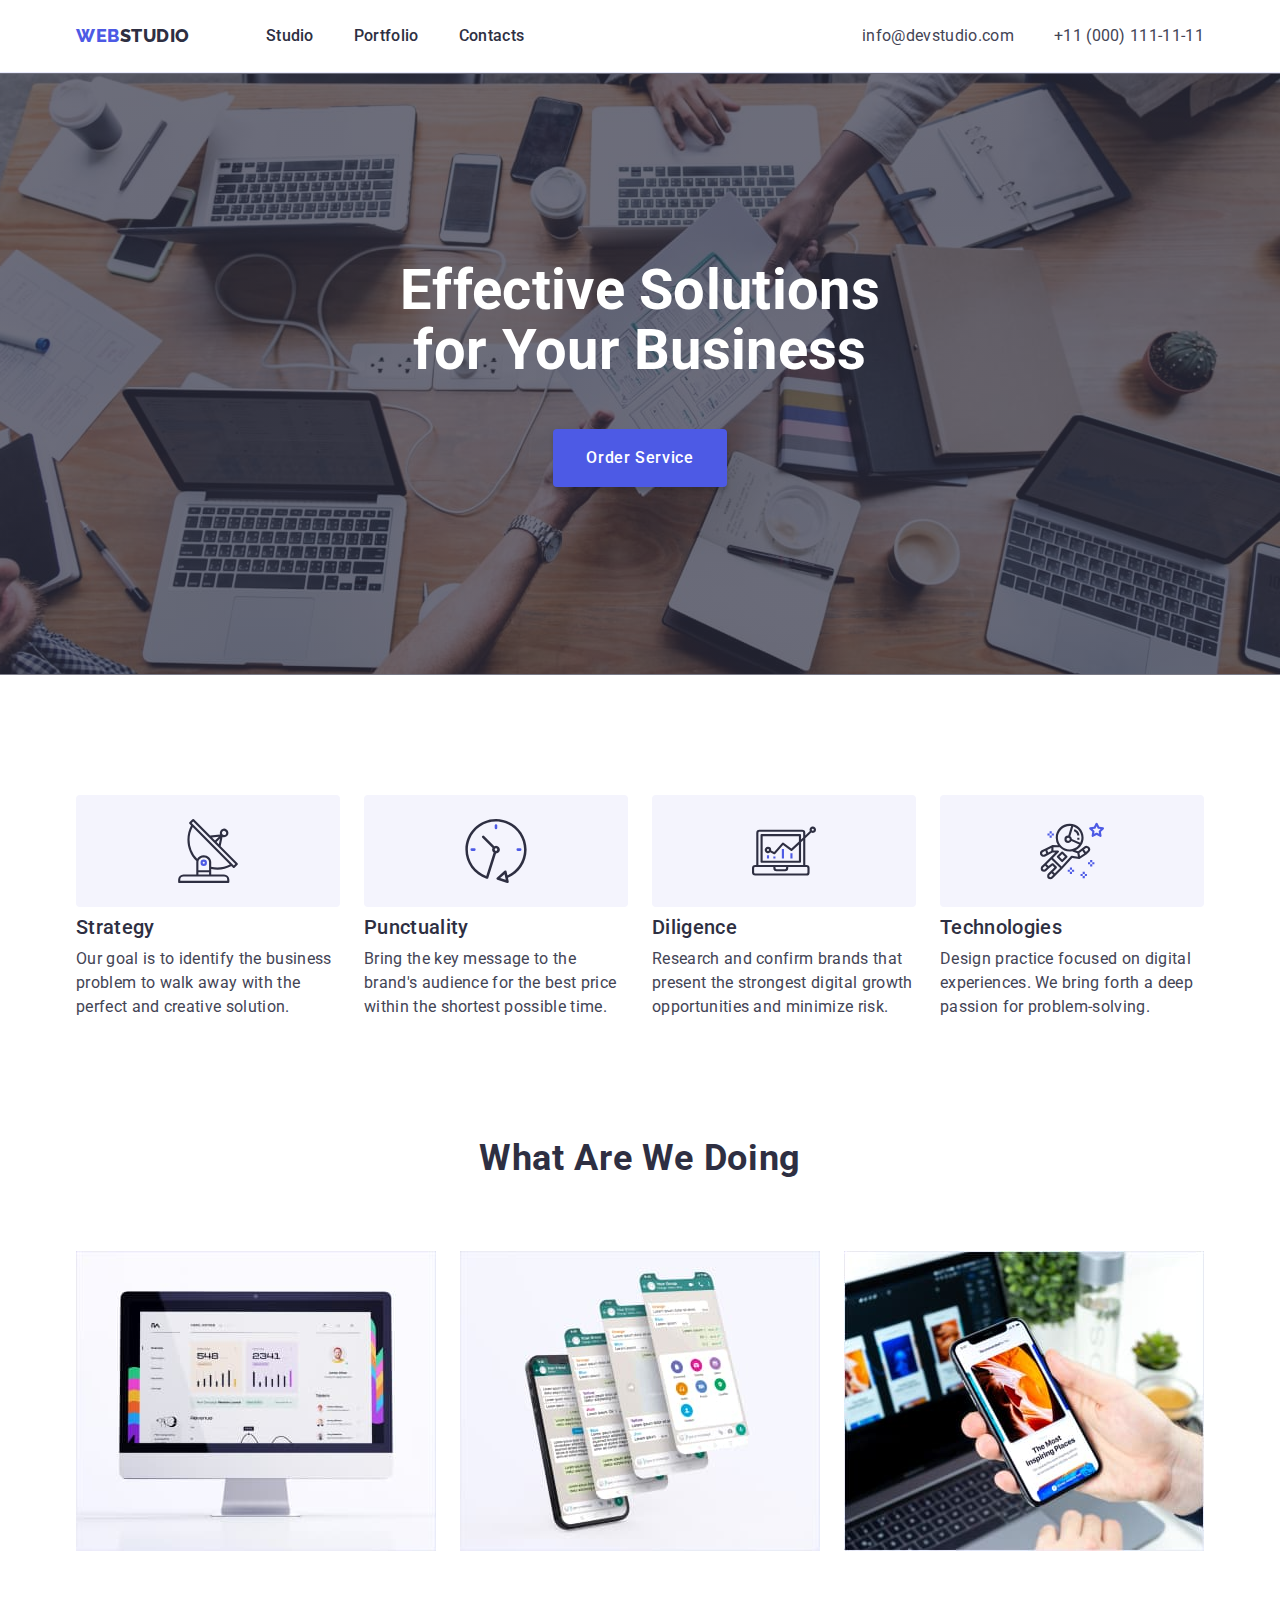
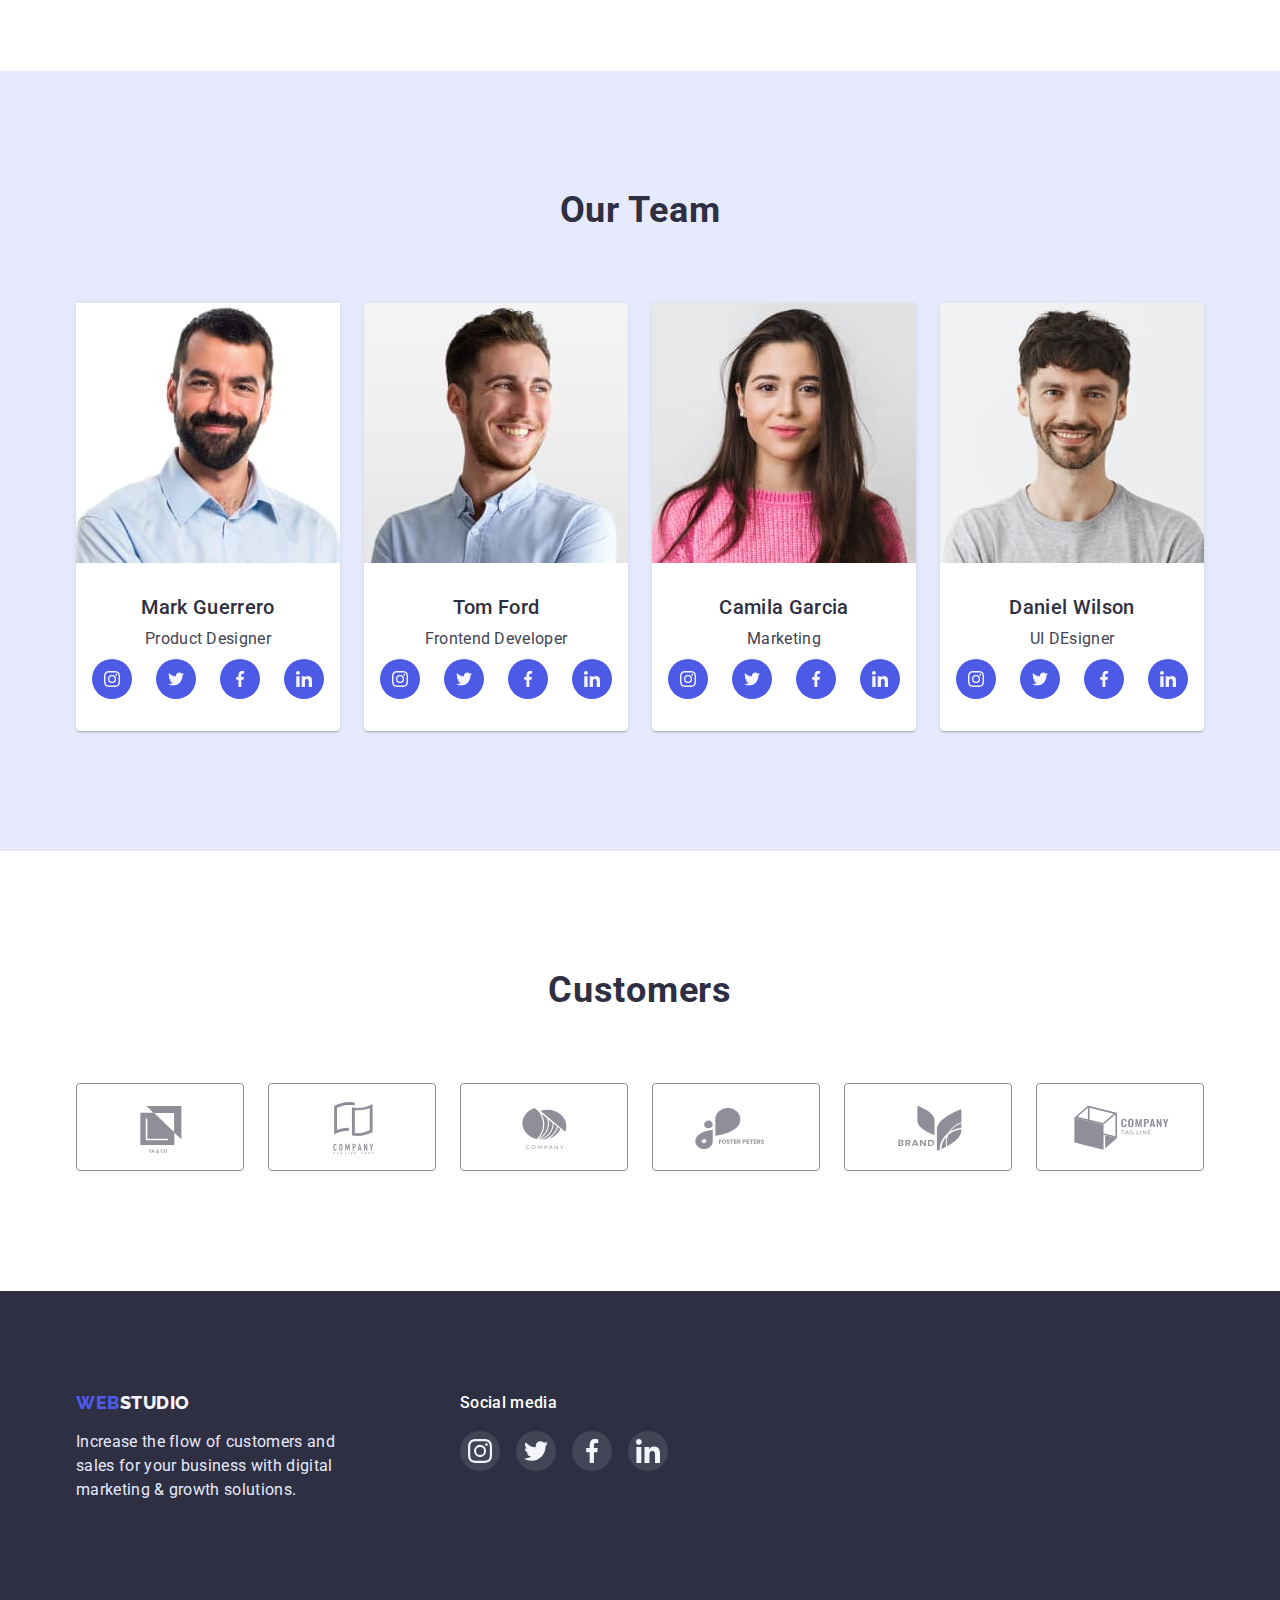
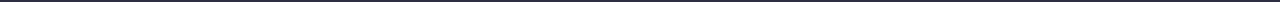
<file: index.html>
<!DOCTYPE html>
<html lang="en">
  <head>
    <meta charset="UTF-8" />
    <meta http-equiv="X-UA-Compatible" content="IE=edge" />
    <meta name="viewport" content="width=device-width, initial-scale=1.0" />

    <link rel="preconnect" href="https://fonts.googleapis.com" />
    <link rel="preconnect" href="https://fonts.gstatic.com" crossorigin />
    <link
      href="https://fonts.googleapis.com/css2?family=Raleway:wght@800&family=Roboto:wght@400;500;700;900&display=swap"
      rel="stylesheet"
    />

    <link
      rel="stylesheet"
      href="https://cdnjs.cloudflare.com/ajax/libs/modern-normalize/1.1.0/modern-normalize.min.css"
    />

    <link rel="stylesheet" href="./css/styles.css" />

    <title>Studio</title>
  </head>

  <body>
    <header>
      <nav class="container main-nav">
        <a href="./index.html" class="logo"
          >web<span class="logo-header">studio</span></a
        >

        <ul class="site-nav list">
          <li class="item">
            <a href="./index.html" class="link">Studio</a>
          </li>

          <li class="item">
            <a href="./portfolio.html" class="link">Portfolio</a>
          </li>

          <li class="item">
            <a href="" class="link">Contacts</a>
          </li>
        </ul>

        <address class="contacts">
          <ul class="contacts-list list">
            <li class="contacts-list-item">
              <a href="mailto:info@devstudio.com" class="link contacts-link"
                >info@devstudio.com</a
              >
            </li>

            <li class="contacts-list-item">
              <a href="tel:+110001111111" class="link contacts-link"
                >+11 (000) 111-11-11</a
              >
            </li>
          </ul>
        </address>
      </nav>
    </header>

    <main>
      <!-- Hero -->
      <section class="hero">
        <h1 class="hero-title">Effective Solutions for Your Business</h1>
        <button type="button" class="button">Order Service</button>
      </section>

      <!-- Our features -->
      <section class="section">
        <div class="container">
          <h2 class="section-title hidden">Our features</h2>

          <ul class="feature-list list">
            <li class="feature-list-item">
              <div class="icon-block">
                <svg class="icon" width="64" height="64">
                  <use href="./images/icons.svg#antenna"></use>
                </svg>
              </div>

              <h3 class="title">Strategy</h3>
              <p>
                Our goal is to identify the business problem to walk away with
                the perfect and creative solution.
              </p>
            </li>

            <li class="feature-list-item">
              <div class="icon-block">
                <svg class="icon" width="64" height="64">
                  <use href="./images/icons.svg#clock"></use>
                </svg>
              </div>

              <h3 class="title">Punctuality</h3>
              <p>
                Bring the key message to the brand's audience for the best price
                within the shortest possible time.
              </p>
            </li>

            <li class="feature-list-item">
              <div class="icon-block">
                <svg class="icon" width="64" height="64">
                  <use href="./images/icons.svg#diagram"></use>
                </svg>
              </div>

              <h3 class="title">Diligence</h3>
              <p>
                Research and confirm brands that present the strongest digital
                growth opportunities and minimize risk.
              </p>
            </li>

            <li class="feature-list-item">
              <div class="icon-block">
                <svg class="icon" width="64" height="64">
                  <use href="./images/icons.svg#astronaut"></use>
                </svg>
              </div>

              <h3 class="title">Technologies</h3>
              <p>
                Design practice focused on digital experiences. We bring forth a
                deep passion for problem-solving.
              </p>
            </li>
          </ul>
        </div>
      </section>

      <!-- What are we doing -->
      <section class="section">
        <div class="container">
          <h2 class="section-title">What are we doing</h2>

          <ul class="doing-list list">
            <li class="doing-list-item">
              <img
                src="./images/main_page/section-2/computer.jpg"
                alt="Computer"
                width="360"
              />
            </li>

            <li class="doing-list-item">
              <img
                src="./images/main_page/section-2/displays.jpg"
                alt="Displays"
                width="360"
              />
            </li>

            <li class="doing-list-item">
              <img
                src="./images/main_page/section-2/working_place.jpg"
                alt="Working Place"
                width="360"
              />
            </li>
          </ul>
        </div>
      </section>

      <!-- Team -->
      <section class="section">
        <div class="container">
          <h2 class="section-title">Our Team</h2>

          <ul class="team-list list">
            <li class="team-list-item">
              <img
                src="./images/main_page/section-3/mark_guerrero.jpg"
                alt="Photo of Mark Guerrero"
                width="264"
              />
              <div class="team-card">
                <h3 class="fullname">Mark Guerrero</h3>
                <p class="position">Product Designer</p>
              </div>

              <div class="social">
                <ul class="social-list list">
                  <li class="social-list-item team">
                    <a href="" class="icon-block team">
                      <svg class="icon" width="16" height="16">
                        <use href="./images/icons.svg#instagram"></use>
                      </svg>
                    </a>
                  </li>

                  <li class="social-list-item team">
                    <a href="" class="icon-block team">
                      <svg class="icon" width="16" height="16">
                        <use href="./images/icons.svg#twitter"></use>
                      </svg>
                    </a>
                  </li>

                  <li class="social-list-item team">
                    <a href="" class="icon-block team">
                      <svg class="icon" width="16" height="16">
                        <use href="./images/icons.svg#facebook"></use>
                      </svg>
                    </a>
                  </li>

                  <li class="social-list-item team">
                    <a href="" class="icon-block team">
                      <svg class="icon" width="16" height="16">
                        <use href="./images/icons.svg#linkedin"></use>
                      </svg>
                    </a>
                  </li>
                </ul>
              </div>
            </li>

            <li class="team-list-item">
              <img
                src="./images/main_page/section-3/tom_ford.jpg"
                alt="Photo of Tom Ford"
                width="264"
              />
              <div class="team-card">
                <h3 class="fullname">Tom Ford</h3>
                <p class="position">Frontend Developer</p>
              </div>

              <div class="social">
                <ul class="social-list list">
                  <li class="social-list-item team">
                    <a href="" class="icon-block team">
                      <svg class="icon" width="16" height="16">
                        <use href="./images/icons.svg#instagram"></use>
                      </svg>
                    </a>
                  </li>

                  <li class="social-list-item team">
                    <a href="" class="icon-block team">
                      <svg class="icon" width="16" height="16">
                        <use href="./images/icons.svg#twitter"></use>
                      </svg>
                    </a>
                  </li>

                  <li class="social-list-item team">
                    <a href="" class="icon-block team">
                      <svg class="icon" width="16" height="16">
                        <use href="./images/icons.svg#facebook"></use>
                      </svg>
                    </a>
                  </li>

                  <li class="social-list-item team">
                    <a href="" class="icon-block team">
                      <svg class="icon" width="16" height="16">
                        <use href="./images/icons.svg#linkedin"></use>
                      </svg>
                    </a>
                  </li>
                </ul>
              </div>
            </li>

            <li class="team-list-item">
              <img
                src="./images/main_page/section-3/camila_garcia.jpg"
                alt="Photo of Camila Garcia"
                width="264"
              />
              <div class="team-card">
                <h3 class="fullname">Camila Garcia</h3>
                <p class="position">Marketing</p>
              </div>

              <div class="social">
                <ul class="social-list list">
                  <li class="social-list-item team">
                    <a href="" class="icon-block team">
                      <svg class="icon" width="16" height="16">
                        <use href="./images/icons.svg#instagram"></use>
                      </svg>
                    </a>
                  </li>

                  <li class="social-list-item team">
                    <a href="" class="icon-block team">
                      <svg class="icon" width="16" height="16">
                        <use href="./images/icons.svg#twitter"></use>
                      </svg>
                    </a>
                  </li>

                  <li class="social-list-item team">
                    <a href="" class="icon-block team">
                      <svg class="icon" width="16" height="16">
                        <use href="./images/icons.svg#facebook"></use>
                      </svg>
                    </a>
                  </li>

                  <li class="social-list-item team">
                    <a href="" class="icon-block team">
                      <svg class="icon" width="16" height="16">
                        <use href="./images/icons.svg#linkedin"></use>
                      </svg>
                    </a>
                  </li>
                </ul>
              </div>
            </li>

            <li class="team-list-item">
              <img
                src="./images/main_page/section-3/daniel_wilson.jpg"
                alt="Photo of Daniel Wilson"
                width="264"
              />
              <div class="team-card">
                <h3 class="fullname">Daniel Wilson</h3>
                <p class="position">UI DEsigner</p>
              </div>

              <div class="social">
                <ul class="social-list list">
                  <li class="social-list-item team">
                    <a href="" class="icon-block team">
                      <svg class="icon" width="16" height="16">
                        <use href="./images/icons.svg#instagram"></use>
                      </svg>
                    </a>
                  </li>

                  <li class="social-list-item team">
                    <a href="" class="icon-block team">
                      <svg class="icon" width="16" height="16">
                        <use href="./images/icons.svg#twitter"></use>
                      </svg>
                    </a>
                  </li>

                  <li class="social-list-item team">
                    <a href="" class="icon-block team">
                      <svg class="icon" width="16" height="16">
                        <use href="./images/icons.svg#facebook"></use>
                      </svg>
                    </a>
                  </li>

                  <li class="social-list-item team">
                    <a href="" class="icon-block team">
                      <svg class="icon" width="16" height="16">
                        <use href="./images/icons.svg#linkedin"></use>
                      </svg>
                    </a>
                  </li>
                </ul>
              </div>
            </li>
          </ul>
        </div>
      </section>

      <!-- Customers -->
      <section class="section">
        <div class="container">
          <h2 class="section-title">Customers</h2>

          <ul class="customers-list list">
            <li class="customers-list-item">
              <a href="" class="icon-block customers">
                <svg class="icon" width="104" height="56">
                  <use href="./images/icons.svg#logo1"></use>
                </svg>
              </a>
            </li>

            <li class="customers-list-item">
              <a href="" class="icon-block customers">
                <svg class="icon" width="104" height="56">
                  <use href="./images/icons.svg#logo2"></use>
                </svg>
              </a>
            </li>

            <li class="customers-list-item">
              <a href="" class="icon-block customers">
                <svg class="icon" width="104" height="56">
                  <use href="./images/icons.svg#logo3"></use>
                </svg>
              </a>
            </li>

            <li class="customers-list-item">
              <a href="" class="icon-block customers">
                <svg class="icon" width="104" height="56">
                  <use href="./images/icons.svg#logo4"></use>
                </svg>
              </a>
            </li>

            <li class="customers-list-item">
              <a href="" class="icon-block customers">
                <svg class="icon" width="104" height="56">
                  <use href="./images/icons.svg#logo5"></use>
                </svg>
              </a>
            </li>

            <li class="customers-list-item">
              <a href="" class="icon-block customers">
                <svg class="icon" width="104" height="56">
                  <use href="./images/icons.svg#logo6"></use>
                </svg>
              </a>
            </li>
          </ul>
        </div>
      </section>
    </main>

    <footer>
      <div class="container">
        <ul class="footer-list list">
          <li class="footer-list-item">
            <a href="./index.html" class="logo"
              >web<span class="logo-footer">studio</span></a
            >
            <p>
              Increase the flow of customers and sales for your business with
              digital marketing & growth solutions.
            </p>
          </li>

          <li class="footer-list-item">
            <div class="social-container">
              <h2 class="title">Social media</h2>
              <ul class="social-list list">
                <li class="social-list-item">
                  <a href="" class="icon-block footer">
                    <svg class="icon" width="24" height="24">
                      <use href="./images/icons.svg#instagram"></use>
                    </svg>
                  </a>
                </li>

                <li class="social-list-item">
                  <a href="" class="icon-block footer">
                    <svg class="icon" width="24" height="24">
                      <use href="./images/icons.svg#twitter"></use>
                    </svg>
                  </a>
                </li>

                <li class="social-list-item">
                  <a href="" class="icon-block footer">
                    <svg class="icon" width="24" height="24">
                      <use href="./images/icons.svg#facebook"></use>
                    </svg>
                  </a>
                </li>

                <li class="social-list-item">
                  <a href="" class="icon-block footer">
                    <svg class="icon" width="24" height="24">
                      <use href="./images/icons.svg#linkedin"></use>
                    </svg>
                  </a>
                </li>
              </ul>
            </div>
          </li>

          <li>
            <!-- <h2 class="title">Subscribe</h2> -->
          </li>
        </ul>
      </div>
    </footer>
  </body>
</html>
</file>
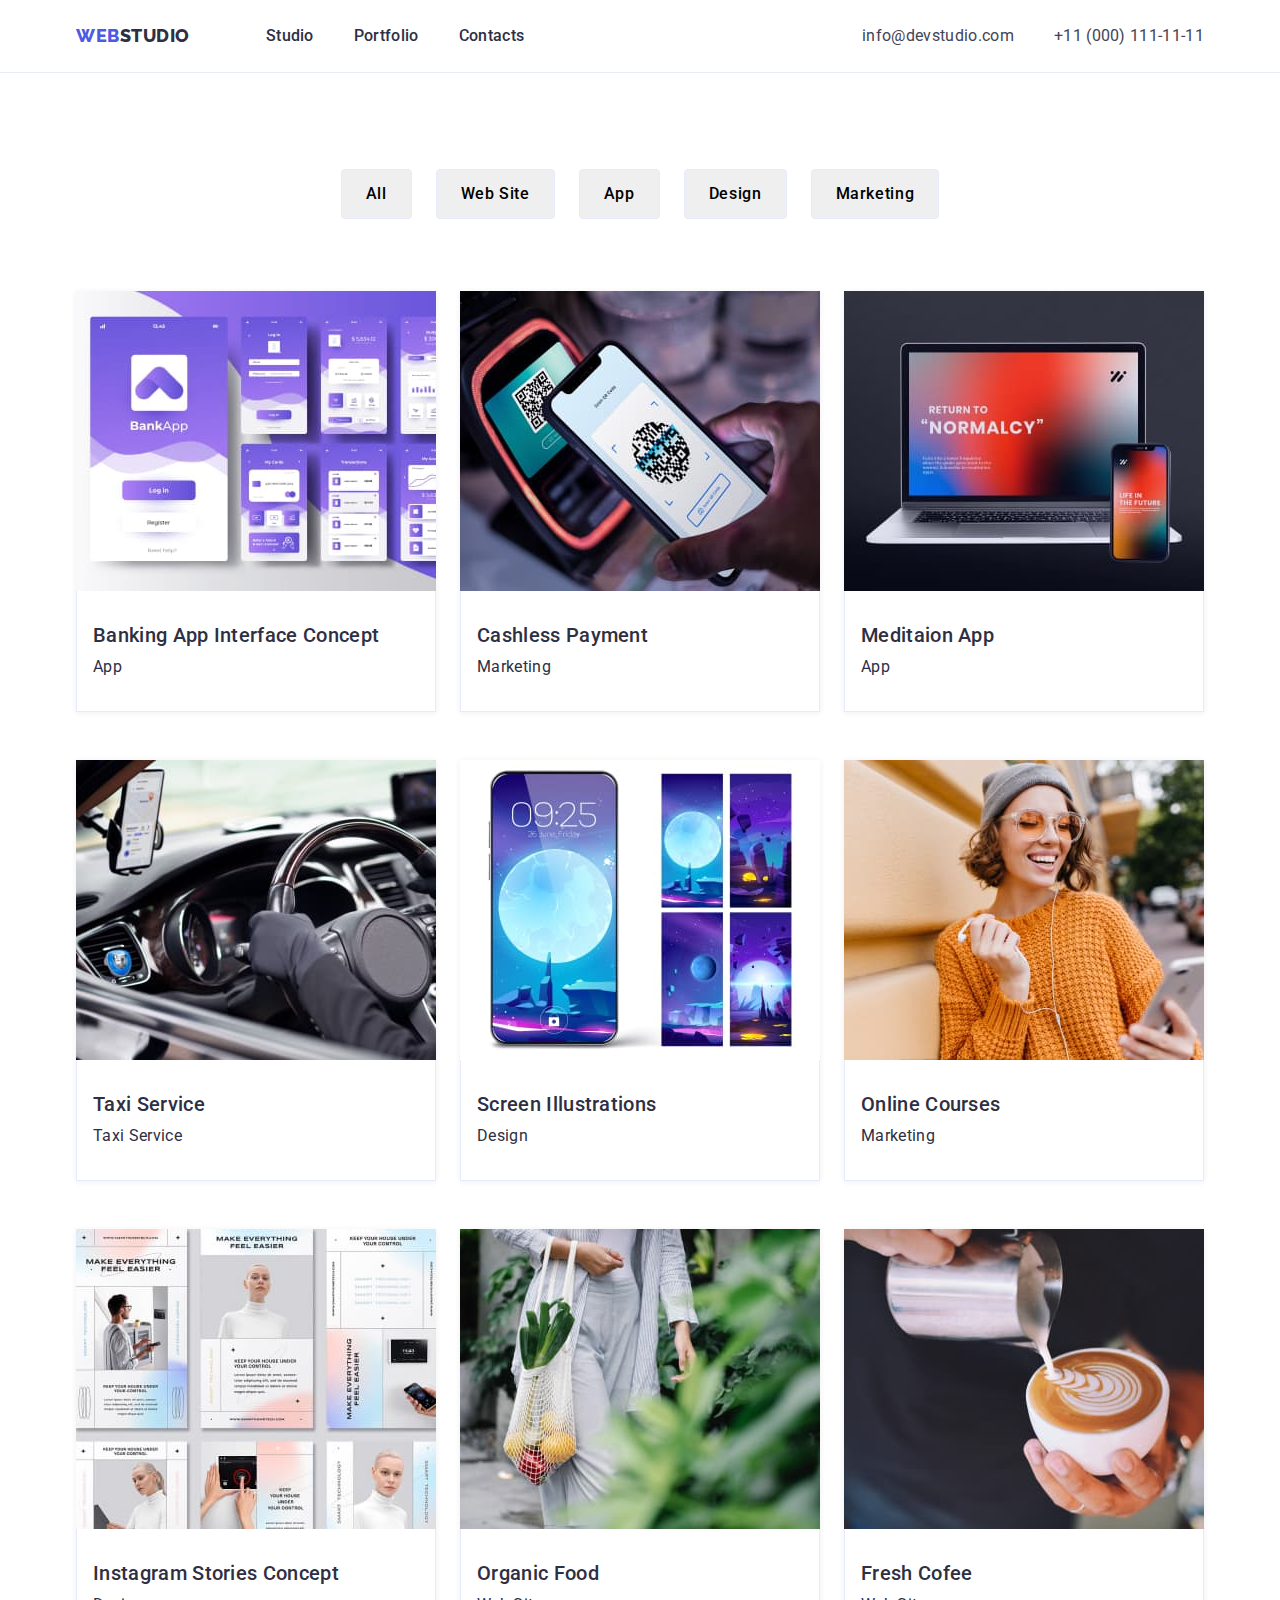
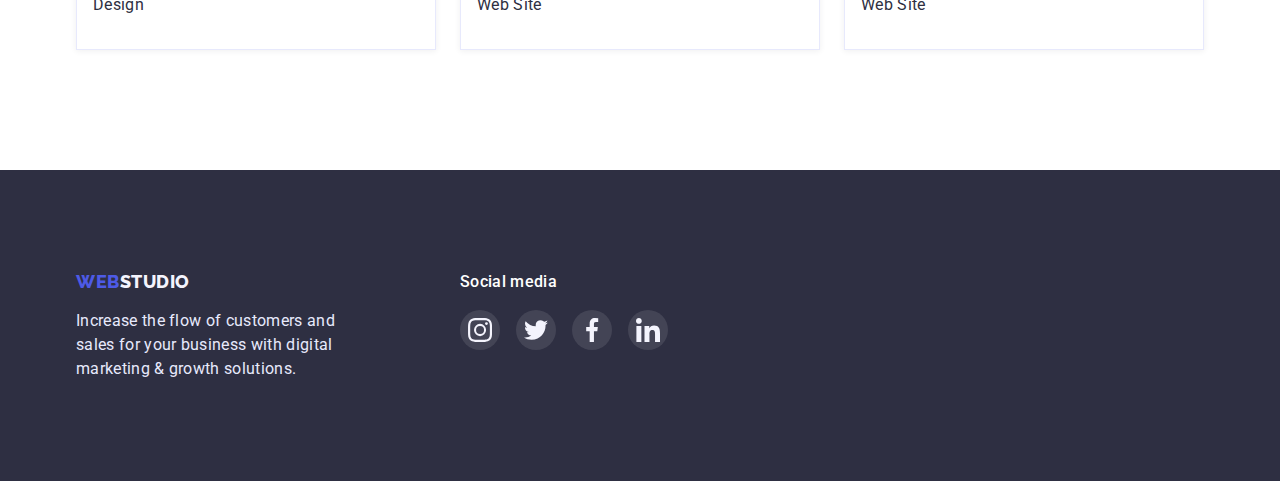
<file: portfolio.html>
<!DOCTYPE html>
<html lang="en">
  <head>
    <meta charset="UTF-8" />
    <meta http-equiv="X-UA-Compatible" content="IE=edge" />
    <meta name="viewport" content="width=device-width, initial-scale=1.0" />

    <link rel="preconnect" href="https://fonts.googleapis.com" />
    <link rel="preconnect" href="https://fonts.gstatic.com" crossorigin />
    <link
      href="https://fonts.googleapis.com/css2?family=Raleway:wght@800&family=Roboto:wght@400;500;700;900&display=swap"
      rel="stylesheet"
    />

    <link
      rel="stylesheet"
      href="https://cdnjs.cloudflare.com/ajax/libs/modern-normalize/1.1.0/modern-normalize.min.css"
    />

    <link rel="stylesheet" href="./css/styles.css" />

    <title>Studio</title>
  </head>

  <body>
    <header>
      <nav class="container main-nav">
        <a href="./index.html" class="logo"
          >web<span class="logo-header">studio</span></a
        >

        <ul class="site-nav list">
          <li class="item"><a href="./index.html" class="link">Studio</a></li>
          <li class="item">
            <a href="./portfolio.html" class="link">Portfolio</a>
          </li>
          <li class="item"><a href="" class="link">Contacts</a></li>
        </ul>

        <address class="contacts">
          <ul class="contacts-list list">
            <li class="contacts-list-item">
              <a href="mailto:info@devstudio.com" class="link contacts-link"
                >info@devstudio.com</a
              >
            </li>

            <li class="contacts-list-item">
              <a href="tel:+110001111111" class="link contacts-link"
                >+11 (000) 111-11-11</a
              >
            </li>
          </ul>
        </address>
      </nav>
    </header>

    <main class="portfolio">
      <section class="section">
        <div class="container">
          <h1 class="section-title hidden">Our projects</h1>
          <ul class="filter-list list">
            <li class="filter-list-item">
              <button type="button" class="button">
                <span class="button-text">All</span>
              </button>
            </li>

            <li class="filter-list-item">
              <button type="button" class="button">
                <span class="button-text">Web Site</span>
              </button>
            </li>

            <li class="filter-list-item">
              <button type="button" class="button">
                <span class="button-text">App</span>
              </button>
            </li>

            <li class="filter-list-item">
              <button type="button" class="button">
                <span class="button-text">Design</span>
              </button>
            </li>

            <li class="filter-list-item">
              <button type="button" class="button">
                <span class="button-text">Marketing</span>
              </button>
            </li>
          </ul>

          <ul class="project-list list">
            <li class="project-list-item">
              <a href="" class="link">
                <img
                  src="./images/portfolio/banking_app.jpg"
                  alt="Banking app interface concept"
                  width="360"
                />
                <div class="card-content">
                  <h2>Banking App Interface Concept</h2>
                  <p>App</p>
                </div>
              </a>
            </li>

            <li class="project-list-item">
              <a href="" class="link">
                <img
                  src="./images/portfolio/cashless_payment.jpg"
                  alt="Cashless payment"
                  width="360"
                />
                <div class="card-content">
                  <h2>Cashless Payment</h2>
                  <p>Marketing</p>
                </div>
              </a>
            </li>

            <li class="project-list-item">
              <a href="" class="link">
                <img
                  src="./images/portfolio/meditation_app.jpg"
                  alt="Meditation app"
                  width="360"
                />
                <div class="card-content">
                  <h2>Meditaion App</h2>
                  <p>App</p>
                </div>
              </a>
            </li>

            <li class="project-list-item">
              <a href="" class="link">
                <img
                  src="./images/portfolio/taxi_service.jpg"
                  alt="Taxi service"
                  width="360"
                />
                <div class="card-content">
                  <h2>Taxi Service</h2>
                  <p>Taxi Service</p>
                </div>
              </a>
            </li>

            <li class="project-list-item">
              <a href="" class="link">
                <img
                  src="./images/portfolio/screen_illustrations.jpg"
                  alt="Screen illustrations"
                  width="360"
                />
                <div class="card-content">
                  <h2>Screen Illustrations</h2>
                  <p>Design</p>
                </div>
              </a>
            </li>

            <li class="project-list-item">
              <a href="" class="link">
                <img
                  src="./images/portfolio/online_courses.jpg"
                  alt="Woman learning on online courses"
                  width="360"
                />
                <div class="card-content">
                  <h2>Online Courses</h2>
                  <p>Marketing</p>
                </div>
              </a>
            </li>

            <li class="project-list-item">
              <a href="" class="link">
                <img
                  src="./images/portfolio/instagram_stories_concept.jpg"
                  alt="Different widows illustrating the instagram stories concept"
                  width="360"
                />
                <div class="card-content">
                  <h2>Instagram Stories Concept</h2>
                  <p>Design</p>
                </div>
              </a>
            </li>

            <li class="project-list-item">
              <a href="" class="link">
                <img
                  src="./images/portfolio/organic_food.jpg"
                  alt="Woman walking with a bag of vegetables"
                  width="360"
                />
                <div class="card-content">
                  <h2>Organic Food</h2>
                  <p>Web Site</p>
                </div>
              </a>
            </li>

            <li class="project-list-item">
              <a href="" class="link">
                <img
                  src="./images/portfolio/fresh_cofee.jpg"
                  alt="Barista making an art on top of the cofee"
                  width="360"
                />
                <div class="card-content">
                  <h2>Fresh Cofee</h2>
                  <p>Web Site</p>
                </div>
              </a>
            </li>
          </ul>
        </div>
      </section>
    </main>

    <footer>
      <div class="container">
        <ul class="footer-list list">
          <li class="footer-list-item">
            <a href="./index.html" class="logo"
              >web<span class="logo-footer">studio</span></a
            >
            <p>
              Increase the flow of customers and sales for your business with
              digital marketing & growth solutions.
            </p>
          </li>

          <li class="footer-list-item">
            <div class="social-container">
              <h2 class="title">Social media</h2>
              <ul class="social-list list">
                <li class="social-list-item">
                  <a href="" class="icon-block footer">
                    <svg class="icon" width="24" height="24">
                      <use href="./images/icons.svg#instagram"></use>
                    </svg>
                  </a>
                </li>

                <li class="social-list-item">
                  <a href="" class="icon-block footer">
                    <svg class="icon" width="24" height="24">
                      <use href="./images/icons.svg#twitter"></use>
                    </svg>
                  </a>
                </li>

                <li class="social-list-item">
                  <a href="" class="icon-block footer">
                    <svg class="icon" width="24" height="24">
                      <use href="./images/icons.svg#facebook"></use>
                    </svg>
                  </a>
                </li>

                <li class="social-list-item">
                  <a href="" class="icon-block footer">
                    <svg class="icon" width="24" height="24">
                      <use href="./images/icons.svg#linkedin"></use>
                    </svg>
                  </a>
                </li>
              </ul>
            </div>
          </li>

          <li>
            <!-- <h2 class="title">Subscribe</h2> -->
          </li>
        </ul>
      </div>
    </footer>
  </body>
</html>
</file>
<file: css/styles.css>
:root {
  --primary-text-color: #434455;
  --title-text-color: #2e2f42;
  --hero-text-color: #ffffff;
  --white: #ffffff;
  --customers-border: #8e8f99;
  --footer-logo-color: #f4f4fd;
  --footer-text-color: #e7e9fc;
  --accent-color: #4d5ae5;
  --portfolio-button-bgc: #404bbf;
  --success: #31d0aa;

  --nav-list-gap: 40px;
  --list-gap: 24px;
}

body {
  color: var(--primary-text-color);
  font-family: 'Roboto', sans-serif;
  letter-spacing: 0.02em;
}

.container {
  margin-left: auto;
  margin-right: auto;
  width: 1158px;
  padding-left: 15px;
  padding-right: 15px;

  /* outline: 1px solid tomato; */
}

.section {
  padding-top: 120px;
  padding-bottom: 120px;
}

.section:nth-child(2) {
  padding-bottom: 0;
}

.section-title {
  color: var(--title-text-color);
  font-size: 36px;
  line-height: 1.11;
  text-align: center;
  letter-spacing: 0.02em;
  text-transform: capitalize;

  margin-top: 0;
  margin-bottom: 72px;
}

.link {
  color: var(--title-text-color);
  text-decoration: none;
}

.link:hover {
  cursor: pointer;
}

.link:hover,
.link:focus {
  color: var(--accent-color);
}

.list {
  list-style: none;
  margin: 0;
  padding: 0;
}

.button {
  font-family: 'Roboto', sans-serif;
  font-weight: 500;
  font-size: 16px;
  line-height: 1.5;
  letter-spacing: 0.04em;

  cursor: pointer;

  border-radius: 4px;
  border: 1px solid transparent;
}

img {
  display: block;
  max-width: 100%;
}

/* Logo */
.logo {
  color: var(--accent-color);
  text-transform: uppercase;
  text-decoration: none;
  font-family: 'Raleway', sans-serif;
  font-weight: 800;
  font-size: 18px;
  line-height: 1.3;
  letter-spacing: 0.03em;
}

.logo-header {
  color: var(--title-text-color);
}

.logo-footer {
  color: var(--footer-logo-color);
}

/* Site nav */
header {
  border-bottom: 1px solid var(--footer-text-color);
}

.main-nav {
  display: flex;
  align-items: center;
}

.site-nav {
  font-weight: 500;
  font-size: 16px;
  line-height: 1.5;

  margin-left: 76px;
  display: flex;
}

.site-nav .item:not(:last-child) {
  margin-right: var(--nav-list-gap);
}

.site-nav .link {
  display: block;
  padding-top: 24px;
  padding-bottom: 24px;
}

.contacts {
  margin-left: auto;
}

.contacts-list {
  font-size: 16px;
  line-height: 1.5;

  display: flex;
}

.contacts-list-item .link {
  display: block;
  padding-top: 24px;
  padding-bottom: 24px;
}

.contacts-list-item:not(:last-child) {
  margin-right: var(--nav-list-gap);
}

.contacts-link {
  font-style: normal;
  color: var(--primary-text-color);
}

/* Hero */
.hero {
  text-align: center;

  max-width: 1440px;
  margin: 0 auto;
  padding-top: 188px;
  padding-bottom: 188px;

  background-image: linear-gradient(
      rgba(46, 47, 66, 0.7),
      rgba(46, 47, 66, 0.7)
    ),
    url(../images/main_page/hero/hero_bg.jpg);
  background-repeat: no-repeat;
  background-position: center;
}

.hero-title {
  font-size: 56px;
  line-height: 1.07;
  text-align: center;
  width: 494px;
  color: var(--hero-text-color);

  margin-top: 0;
  margin-left: auto;
  margin-bottom: 48px;
  margin-right: auto;
}

.hero .button {
  color: var(--hero-text-color);
  background-color: var(--accent-color);
  padding: 16px 32px;

  box-shadow: 0px 4px 4px rgba(0, 0, 0, 0.15);
}

.hero .button:hover,
.hero .button:focus {
  background-color: var(--portfolio-button-bgc);
}

/* Our features */
.section:nth-child(2) {
  padding-top: 120px;
}

.hidden {
  display: none;
}

.feature-list {
  display: flex;
  margin-left: calc(-1 * var(--list-gap));
}

.feature-list-item {
  flex-basis: calc(100% / 4 - var(--list-gap));
  margin-left: var(--list-gap);
}

.icon-block {
  display: flex;
  align-items: center;
  justify-content: center;
  width: 100%;
  height: 100%;
}

.feature-list-item .icon-block {
  height: 112px;
  background-color: var(--footer-logo-color);
  border-radius: 4px;
  margin-bottom: 8px;
}

.feature-list-item p {
  font-size: 16px;
  line-height: 1.5;
  margin: 0;
}

.feature-list-item h3 {
  color: var(--title-text-color);
  font-weight: 500;
  font-size: 20px;
  line-height: 1.2;

  margin-top: 0;
  margin-bottom: 8px;
}

/* What are we doing */
.doing-list {
  display: flex;
  margin-left: calc(-1 * var(--list-gap));
}

.doing-list-item {
  flex-basis: calc(100% / 3 - var(--list-gap));
  margin-left: var(--list-gap);
}

/* Team */
.section:nth-child(4) {
  background-color: var(--footer-text-color);
}

.team-list {
  display: flex;
  margin-left: calc(-1 * var(--list-gap));
}

.team-list-item {
  background-color: var(--white);
  border-radius: 0px 0px 4px 4px;
  text-align: center;

  flex-basis: calc(100% / 4 - var(--list-gap));
  margin-left: var(--list-gap);

  box-shadow: 0px 1px 6px rgba(46, 47, 66, 0.08),
    0px 1px 1px rgba(46, 47, 66, 0.16), 0px 2px 1px rgba(46, 47, 66, 0.08);
}

.team-card {
  padding-top: 32px;
  margin-bottom: 8px;
}

.team-list-item h3 {
  color: var(--title-text-color);
  font-weight: 500;
  font-size: 20px;
  line-height: 1.2;
  margin-top: 0;
  margin-bottom: 8px;
}

.team-list-item p {
  font-size: 16px;
  line-height: 1.5;

  margin-top: 0;
  margin-bottom: 0;
}

.social {
  padding: 0 16px 32px 16px;
}

.social-list {
  display: flex;
  margin-left: calc(-1 * var(--list-gap));
}

.social-list-item.team {
  flex-basis: calc(100% / 4 - var(--list-gap));
  height: 40px;
  margin-left: var(--list-gap);

  background-color: var(--accent-color);
  border-radius: 100%;
}

.social-list-item.team:hover,
.social-list-item.team:focus,
.icon-block.team:hover,
.icon-block.team:focus {
  background-color: var(--portfolio-button-bgc);
  border-radius: 100%;
}

/* Customers */
.customers-list {
  display: flex;
  margin-left: calc(-1 * var(--list-gap));
}

.customers-list-item {
  flex-basis: calc(100% / 6 - var(--list-gap));
  height: 88px;
  margin-left: var(--list-gap);

  border: 1px solid var(--customers-border);
  border-radius: 4px;
}

.customers-list-item .icon {
  fill: var(--customers-border);
}

.customers-list-item:hover,
.customers-list-item:focus,
.icon-block.customers:hover .icon,
.icon-block.customers:focus .icon {
  border-color: var(--portfolio-button-bgc);
  fill: var(--portfolio-button-bgc);
}

/* Footer */
footer {
  background-color: var(--title-text-color);
  padding-top: 100px;
  padding-bottom: 100px;
}

.footer-list {
  display: flex;

  margin-left: -120px;
}

.footer-list-item {
  margin-left: 120px;
}

.footer-list-item:last-child {
  margin-left: 80px;
}

footer .logo {
  margin-top: 0;
  margin-bottom: 0;
}

footer p {
  color: var(--footer-text-color);
  font-size: 16px;
  line-height: 1.5;

  width: 264px;
  margin-top: 16px;
  margin-bottom: 0;
}

footer .title {
  font-weight: 500;
  font-size: 16px;
  line-height: 1.5;

  color: var(--white);

  margin-top: 0;
  margin-bottom: 16px;
}

.social-container {
  width: 208px;
}

footer .social-list {
  display: flex;
  margin-left: calc(-1 * 16px);
}

.social-list-item {
  flex-basis: calc(100% / 4 - 16px);
  height: 40px;
  margin-left: 16px;

  background: rgba(255, 255, 255, 0.1);
  border-radius: 100%;
}

.social-list-item:hover,
.icon-block.footer:focus {
  background-color: var(--success);
  border-radius: 100%;
}

/* Portfolio */

/* Filter */
.portfolio .section {
  padding-top: 96px;
}

.filter-list {
  display: flex;
  justify-content: center;

  margin-bottom: 72px;
  margin-left: calc(-1 * var(--list-gap));
}

.filter-list-item {
  margin-left: var(--list-gap);
}

.filter-list-item .button {
  padding: 12px 24px;
  border: 1px solid var(--footer-text-color);
}

.filter-list-item .button:hover,
.filter-list-item .button:focus {
  color: var(--white);
  background-color: var(--portfolio-button-bgc);
  border: 1px solid var(--portfolio-button-bgc);
  border-radius: 4px;

  box-shadow: 0px 3px 1px rgba(0, 0, 0, 0.1), 0px 2px 1px rgba(0, 0, 0, 0.08),
    0px 2px 2px rgba(0, 0, 0, 0.12);
}

.button-text {
  font-weight: 500;
  font-size: 16px;
  line-height: 1.5;
}

/* Project list */
.project-list-item .link:hover,
.project-list-item .link:focus {
  color: currentColor;
}

.project-list {
  display: flex;
  flex-wrap: wrap;
  margin-top: calc(-2 * var(--list-gap));
  margin-left: calc(-1 * var(--list-gap));
}

.project-list-item {
  flex-basis: calc(100% / 3 - var(--list-gap));
  margin-top: calc(2 * var(--list-gap));
  margin-left: var(--list-gap);

  box-shadow: 0px 1px 6px rgba(46, 47, 66, 0.08);
}

.project-list-item:hover,
.project-list-item .link:focus {
  box-shadow: 0px 1px 6px rgba(46, 47, 66, 0.08),
    0px 1px 1px rgba(46, 47, 66, 0.16), 0px 2px 1px rgba(46, 47, 66, 0.08);
}

.project-list-item h2 {
  color: var(--title-text-color);
  font-weight: 500;
  font-size: 20px;
  line-height: 1.2;

  margin-top: 0;
  margin-bottom: 8px;
}

.project-list-item p {
  font-size: 16px;
  line-height: 1.5;

  margin-top: 0;
  margin-bottom: 0;
}

.card-content {
  padding-top: 32px;
  padding-left: 16px;
  padding-bottom: 32px;

  border-right: 1px solid var(--footer-text-color);
  border-bottom: 1px solid var(--footer-text-color);
  border-left: 1px solid var(--footer-text-color);
}
</file>
